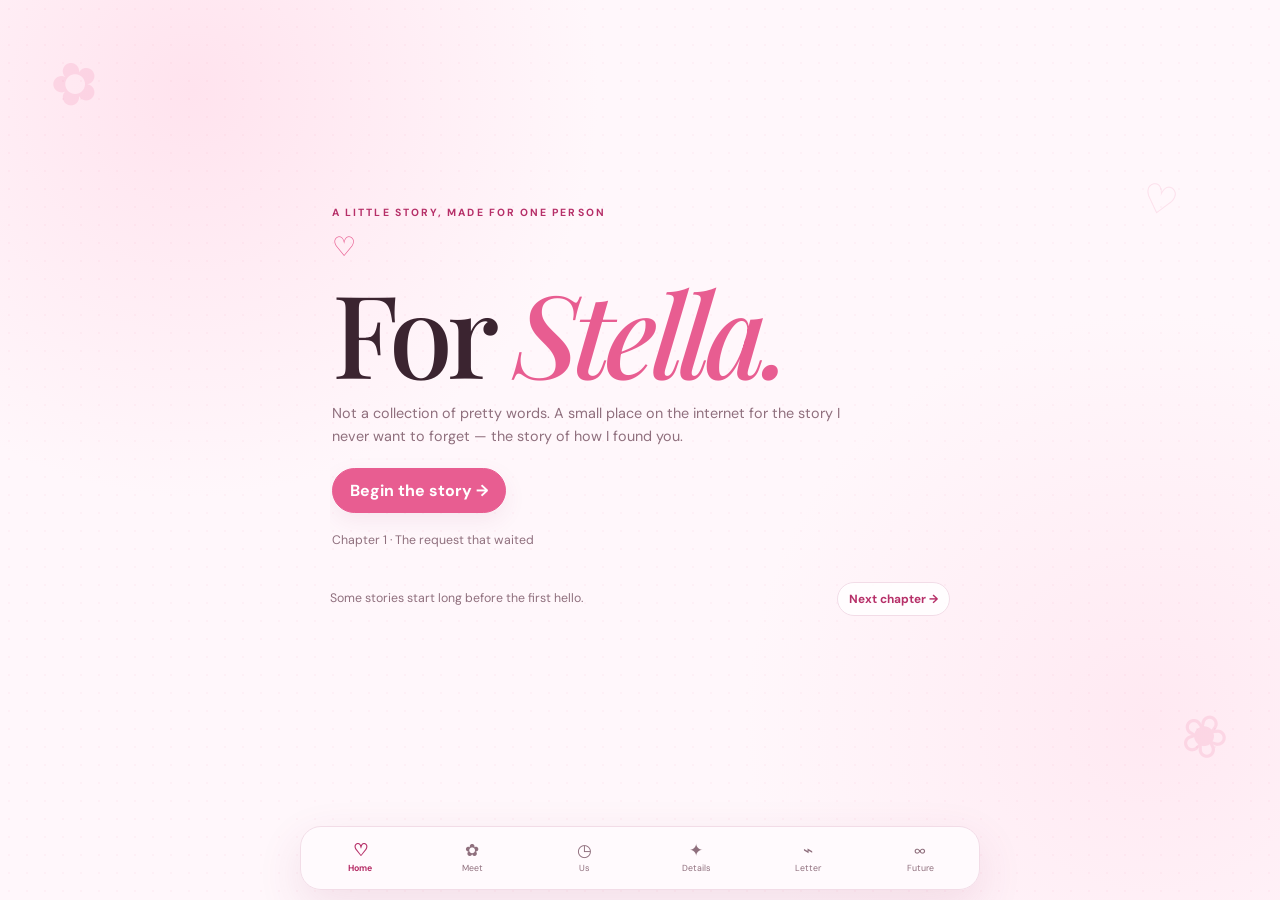
<file: index.html>
<!doctype html><html lang="en"><head><meta charset="utf-8"><meta name="viewport" content="width=device-width,initial-scale=1,viewport-fit=cover"><title>For Stella · A Story Called Stella</title><link rel="preconnect" href="https://fonts.googleapis.com"><link rel="preconnect" href="https://fonts.gstatic.com" crossorigin><link href="https://fonts.googleapis.com/css2?family=DM+Sans:wght@400;500;600;700&family=Playfair+Display:ital,wght@0,500;0,600;1,500;1,600&display=swap" rel="stylesheet"><link rel="stylesheet" href="styles.css"></head><body><main class="screen"><span class="flower f1">✿</span><span class="flower f2">❀</span><span class="flower f3">♡</span><div class="content pop"><div class="eyebrow">A little story, made for one person</div><div class="ornament">♡</div><h1>For <em>Stella.</em></h1><p class="lede">Not a collection of pretty words. A small place on the internet for the story I never want to forget — the story of how I found you.</p><div class="btn-row"><a class="btn primary" href="reasons.html">Begin the story →</a></div><p class="small" style="margin-top:18px">Chapter 1 · The request that waited</p></div><div class="nextbar"><span class="small">Some stories start long before the first hello.</span><a href="reasons.html" data-next>Next chapter →</a></div><nav class="app-nav"><a class="active" href="index.html"><span class="icon">♡</span>Home</a><a href="reasons.html"><span class="icon">✿</span>Meet</a><a href="story.html"><span class="icon">◷</span>Us</a><a href="memories.html"><span class="icon">✦</span>Details</a><a href="letter.html"><span class="icon">⌁</span>Letter</a><a href="future.html"><span class="icon">∞</span>Future</a></nav></main><script src="script.js"></script></body></html>
</file>
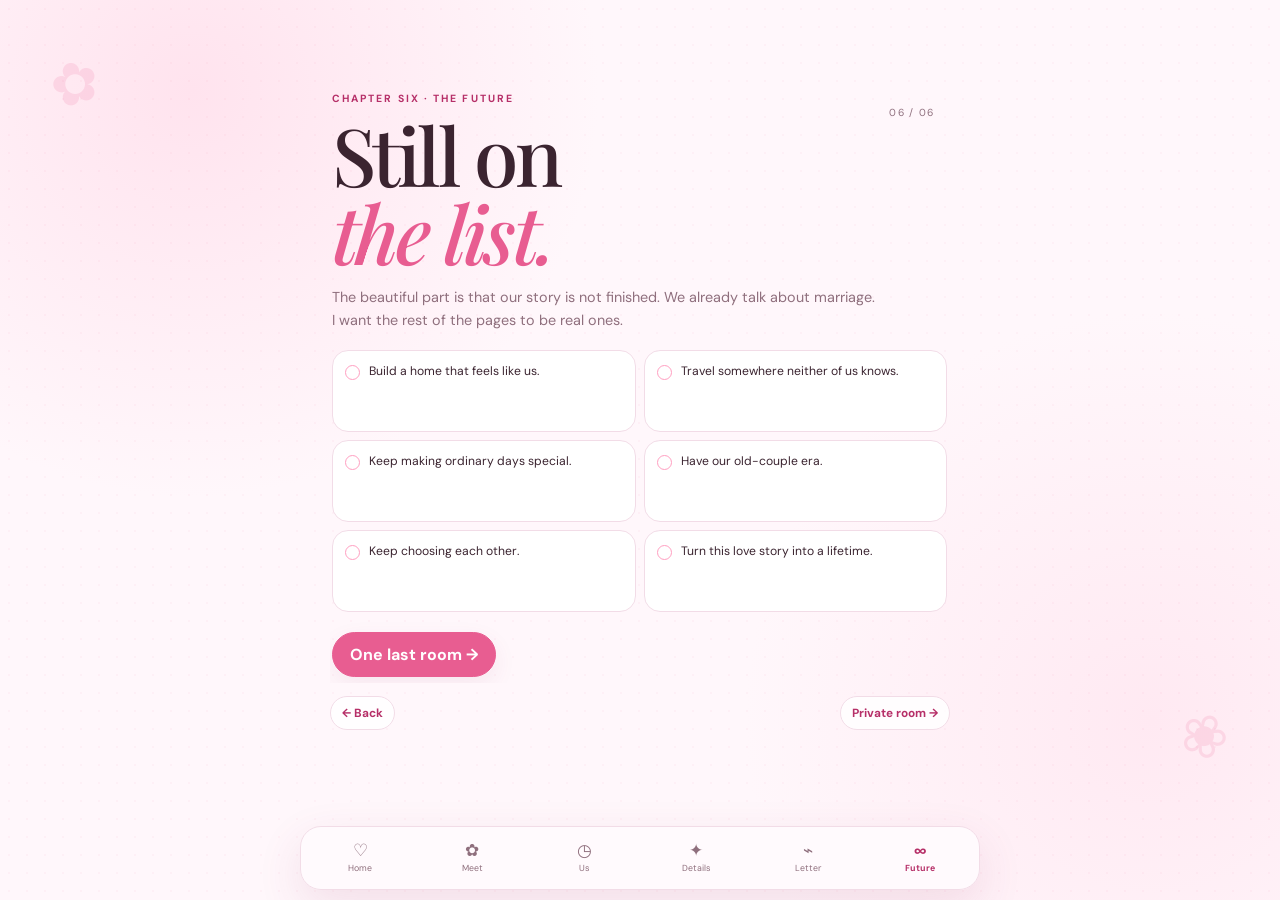
<file: future.html>
<!doctype html><html lang="en"><head><meta charset="utf-8"><meta name="viewport" content="width=device-width,initial-scale=1,viewport-fit=cover"><title>Our Future · Stella</title><link rel="preconnect" href="https://fonts.googleapis.com"><link rel="preconnect" href="https://fonts.gstatic.com" crossorigin><link href="https://fonts.googleapis.com/css2?family=DM+Sans:wght@400;500;600&family=Playfair+Display:ital,wght@0,500;0,600;1,500;1,600&display=swap" rel="stylesheet"><link rel="stylesheet" href="styles.css"></head><body><main class="screen"><span class="flower f1">✿</span><span class="flower f2">❀</span><div class="content fade"><div class="counter">06 / 06</div><div class="eyebrow">Chapter six · The future</div><h2>Still on<br><em>the list.</em></h2><p class="lede">The beautiful part is that our story is not finished. We already talk about marriage. I want the rest of the pages to be real ones.</p><div class="future-grid"><div class="future"><i class="check"></i><span>Build a home that feels like us.</span></div><div class="future"><i class="check"></i><span>Travel somewhere neither of us knows.</span></div><div class="future"><i class="check"></i><span>Keep making ordinary days special.</span></div><div class="future"><i class="check"></i><span>Have our old-couple era.</span></div><div class="future"><i class="check"></i><span>Keep choosing each other.</span></div><div class="future"><i class="check"></i><span>Turn this love story into a lifetime.</span></div></div><div class="btn-row"><a class="btn primary" href="secret.html">One last room →</a></div></div><div class="nextbar"><a href="letter.html">← Back</a><a href="secret.html">Private room →</a></div><nav class="app-nav"><a href="index.html"><span class="icon">♡</span>Home</a><a href="reasons.html"><span class="icon">✿</span>Meet</a><a href="story.html"><span class="icon">◷</span>Us</a><a href="memories.html"><span class="icon">✦</span>Details</a><a href="letter.html"><span class="icon">⌁</span>Letter</a><a class="active" href="future.html"><span class="icon">∞</span>Future</a></nav></main><script src="script.js"></script></body></html>
</file>
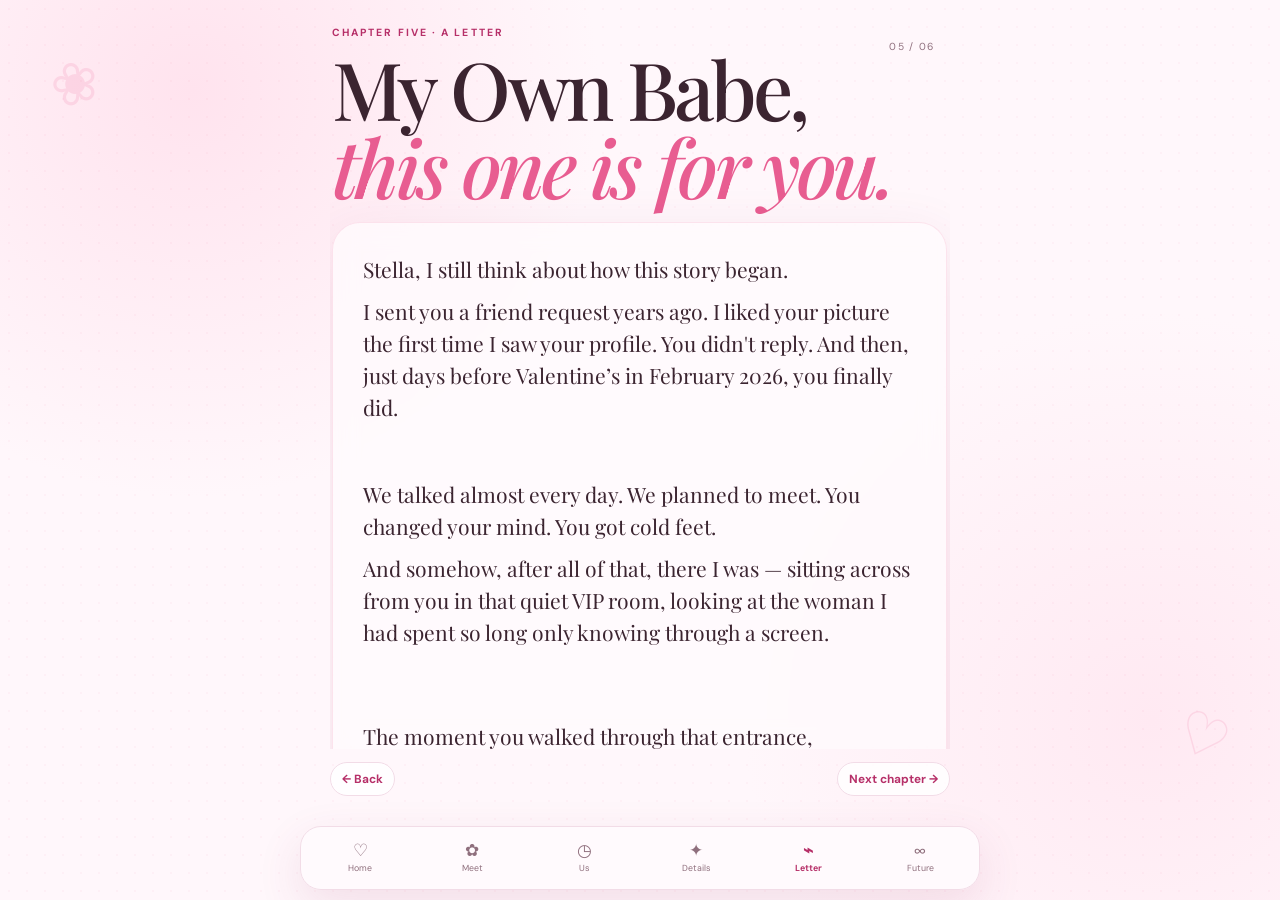
<file: letter.html>
<!doctype html><html lang="en"><head><meta charset="utf-8"><meta name="viewport" content="width=device-width,initial-scale=1,viewport-fit=cover"><title>A Letter to Stella</title><link rel="preconnect" href="https://fonts.googleapis.com"><link rel="preconnect" href="https://fonts.gstatic.com" crossorigin><link href="https://fonts.googleapis.com/css2?family=DM+Sans:wght@400;500;600&family=Playfair+Display:ital,wght@0,500;0,600;1,500&display=swap" rel="stylesheet"><link rel="stylesheet" href="styles.css"><style>.deck{margin-top:16px}.deck-card{display:none}.deck-card.active{display:block;animation:deckIn .35s ease both}.letter-page{min-height:210px;display:flex;flex-direction:column;justify-content:center}.letter-page p{margin-bottom:10px}.deck-dots{display:flex;justify-content:center;gap:6px;margin:10px 0}.deck-dot{width:6px;height:6px;border-radius:50%;background:#efc8d8}.deck-dot.active{background:var(--pink)}.deck-actions{display:flex;justify-content:space-between;align-items:center;gap:10px}.deck-actions button{min-height:42px;padding:9px 14px;border-radius:999px;border:1px solid var(--line);background:#fff;color:var(--ink);font-weight:700}.deck-actions .forward{background:var(--pink);color:#fff;border-color:var(--pink)}@keyframes deckIn{from{opacity:0;transform:translateY(7px)}to{opacity:1;transform:none}}@media(max-height:680px){.deck{margin-top:11px}.letter-page{min-height:180px}.deck-dots{margin:7px 0}.deck-actions button{min-height:38px;padding:8px 12px;font-size:.74rem}}</style></head><body><main class="screen"><span class="flower f1">❀</span><span class="flower f2">♡</span><div class="content fade"><div class="counter">05 / 06</div><div class="eyebrow">Chapter five · A letter</div><h2>My Own Babe,<br><em>this one is for you.</em></h2><div class="paper deck letter" data-deck><div class="deck-card active letter-page"><p>Stella, I still think about how this story began.</p><p>I sent you a friend request years ago. I liked your picture the first time I saw your profile. You didn't reply. And then, just days before Valentine’s in February 2026, you finally did.</p></div><div class="deck-card letter-page"><p>We talked almost every day. We planned to meet. You changed your mind. You got cold feet.</p><p>And somehow, after all of that, there I was — sitting across from you in that quiet VIP room, looking at the woman I had spent so long only knowing through a screen.</p></div><div class="deck-card letter-page"><p>The moment you walked through that entrance, something inside me went quiet.</p><p>I looked at you and felt like my search was over.</p></div><div class="deck-card letter-page"><p>I know life will not always be easy. But I know what I want: to keep choosing you, to keep building with you, and to keep making room for you in every version of the future I imagine.</p></div><div class="deck-card letter-page"><p>When you call me <strong>“My Mr Marvis,”</strong> I hear more than a nickname. I hear a promise of the life I hope we are building.</p><p>And when I call you <strong>“My Own Babe,”</strong> I mean it with my whole heart.</p><div class="signature">Forever yours,<br>My Mr Marvis ♡</div></div><div class="deck-dots" aria-label="Letter progress"></div><div class="deck-actions"><button type="button" data-deck-prev>← Previous</button><button type="button" class="forward" data-deck-next>Next page →</button></div></div></div><div class="nextbar"><a href="memories.html">← Back</a><a href="future.html">Next chapter →</a></div><nav class="app-nav"><a href="index.html"><span class="icon">♡</span>Home</a><a href="reasons.html"><span class="icon">✿</span>Meet</a><a href="story.html"><span class="icon">◷</span>Us</a><a href="memories.html"><span class="icon">✦</span>Details</a><a class="active" href="letter.html"><span class="icon">⌁</span>Letter</a><a href="future.html"><span class="icon">∞</span>Future</a></nav></main><script src="script.js"></script></body></html>
</file>
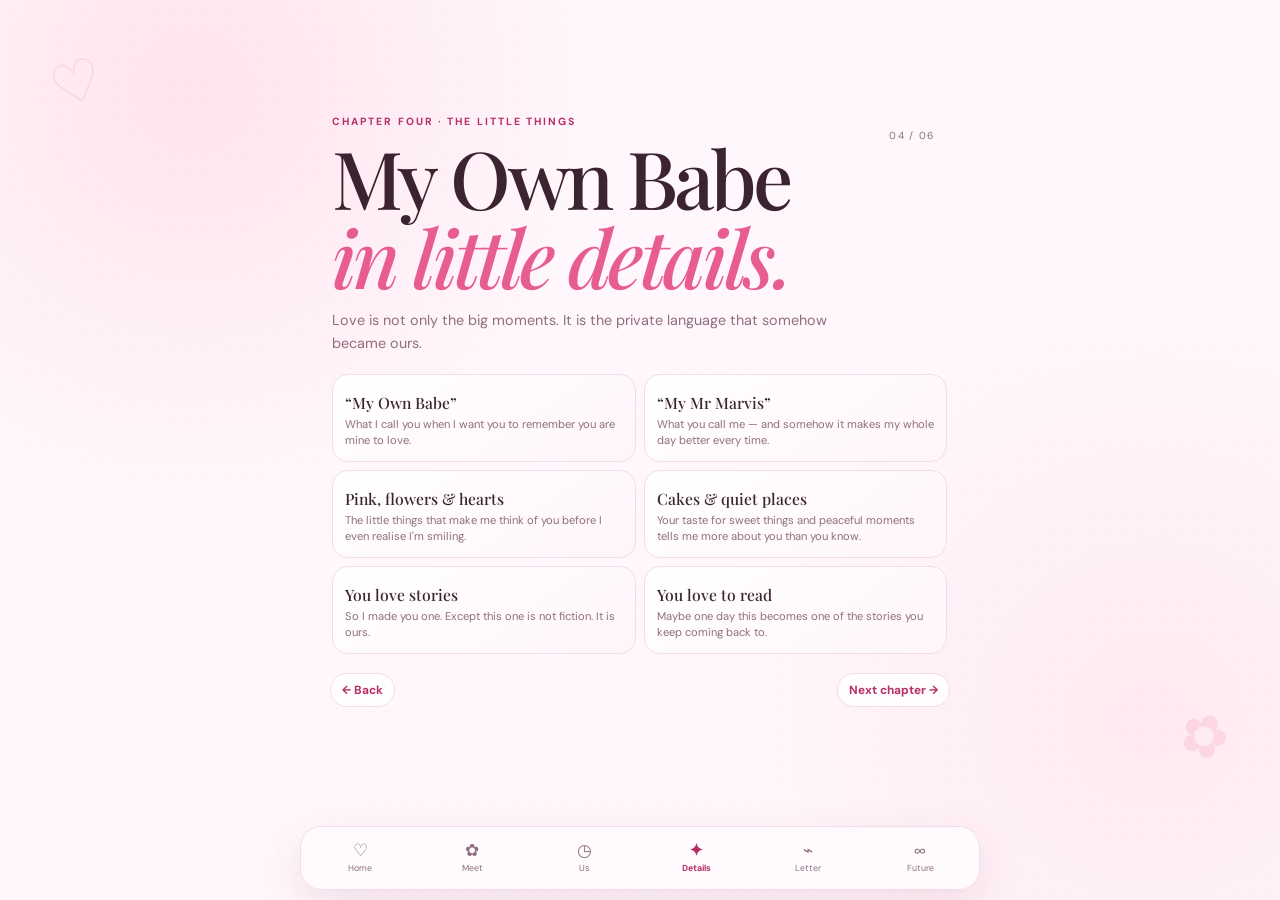
<file: memories.html>
<!doctype html><html lang="en"><head><meta charset="utf-8"><meta name="viewport" content="width=device-width,initial-scale=1,viewport-fit=cover"><title>Little Things · Stella</title><link rel="preconnect" href="https://fonts.googleapis.com"><link rel="preconnect" href="https://fonts.gstatic.com" crossorigin><link href="https://fonts.googleapis.com/css2?family=DM+Sans:wght@400;500;600&family=Playfair+Display:ital,wght@0,500;0,600;1,500;1,600&display=swap" rel="stylesheet"><link rel="stylesheet" href="styles.css"></head><body><main class="screen"><span class="flower f1">♡</span><span class="flower f2">✿</span><div class="content fade"><div class="counter">04 / 06</div><div class="eyebrow">Chapter four · The little things</div><h2>My Own Babe<br><em>in little details.</em></h2><p class="lede">Love is not only the big moments. It is the private language that somehow became ours.</p><div class="memory-grid"><div class="memory"><b>“My Own Babe”</b><span>What I call you when I want you to remember you are mine to love.</span></div><div class="memory"><b>“My Mr Marvis”</b><span>What you call me — and somehow it makes my whole day better every time.</span></div><div class="memory"><b>Pink, flowers & hearts</b><span>The little things that make me think of you before I even realise I'm smiling.</span></div><div class="memory"><b>Cakes & quiet places</b><span>Your taste for sweet things and peaceful moments tells me more about you than you know.</span></div><div class="memory"><b>You love stories</b><span>So I made you one. Except this one is not fiction. It is ours.</span></div><div class="memory"><b>You love to read</b><span>Maybe one day this becomes one of the stories you keep coming back to.</span></div></div></div><div class="nextbar"><a href="story.html">← Back</a><a href="letter.html">Next chapter →</a></div><nav class="app-nav"><a href="index.html"><span class="icon">♡</span>Home</a><a href="reasons.html"><span class="icon">✿</span>Meet</a><a href="story.html"><span class="icon">◷</span>Us</a><a class="active" href="memories.html"><span class="icon">✦</span>Details</a><a href="letter.html"><span class="icon">⌁</span>Letter</a><a href="future.html"><span class="icon">∞</span>Future</a></nav></main><script src="script.js"></script></body></html>
</file>
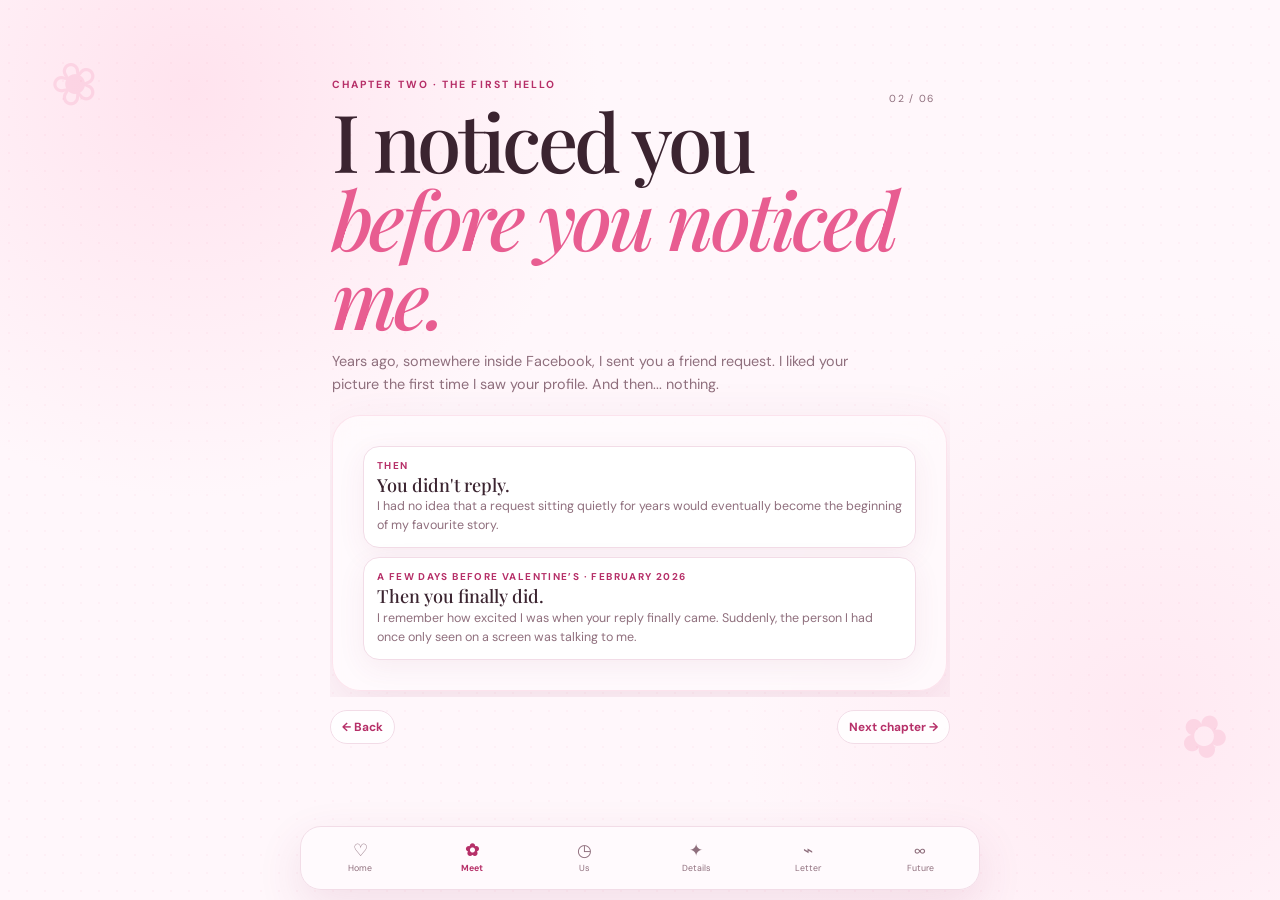
<file: reasons.html>
<!doctype html><html lang="en"><head><meta charset="utf-8"><meta name="viewport" content="width=device-width,initial-scale=1,viewport-fit=cover"><title>The First Hello · Stella</title><link rel="preconnect" href="https://fonts.googleapis.com"><link rel="preconnect" href="https://fonts.gstatic.com" crossorigin><link href="https://fonts.googleapis.com/css2?family=DM+Sans:wght@400;500;600&family=Playfair+Display:ital,wght@0,500;0,600;1,500;1,600&display=swap" rel="stylesheet"><link rel="stylesheet" href="styles.css"></head><body><main class="screen"><span class="flower f1">❀</span><span class="flower f2">✿</span><div class="content fade"><div class="counter">02 / 06</div><div class="eyebrow">Chapter two · The first hello</div><h2 style="margin-top:10px">I noticed you<br><em>before you noticed me.</em></h2><p class="lede">Years ago, somewhere inside Facebook, I sent you a friend request. I liked your picture the first time I saw your profile. And then... nothing.</p><div class="paper story-card"><div class="event"><div class="date">Then</div><h3>You didn't reply.</h3><p>I had no idea that a request sitting quietly for years would eventually become the beginning of my favourite story.</p></div><div class="event"><div class="date">A few days before Valentine’s · February 2026</div><h3>Then you finally did.</h3><p>I remember how excited I was when your reply finally came. Suddenly, the person I had once only seen on a screen was talking to me.</p></div></div></div><div class="nextbar"><a href="index.html">← Back</a><a href="story.html">Next chapter →</a></div><nav class="app-nav"><a href="index.html"><span class="icon">♡</span>Home</a><a class="active" href="reasons.html"><span class="icon">✿</span>Meet</a><a href="story.html"><span class="icon">◷</span>Us</a><a href="memories.html"><span class="icon">✦</span>Details</a><a href="letter.html"><span class="icon">⌁</span>Letter</a><a href="future.html"><span class="icon">∞</span>Future</a></nav></main><script src="script.js"></script></body></html>
</file>
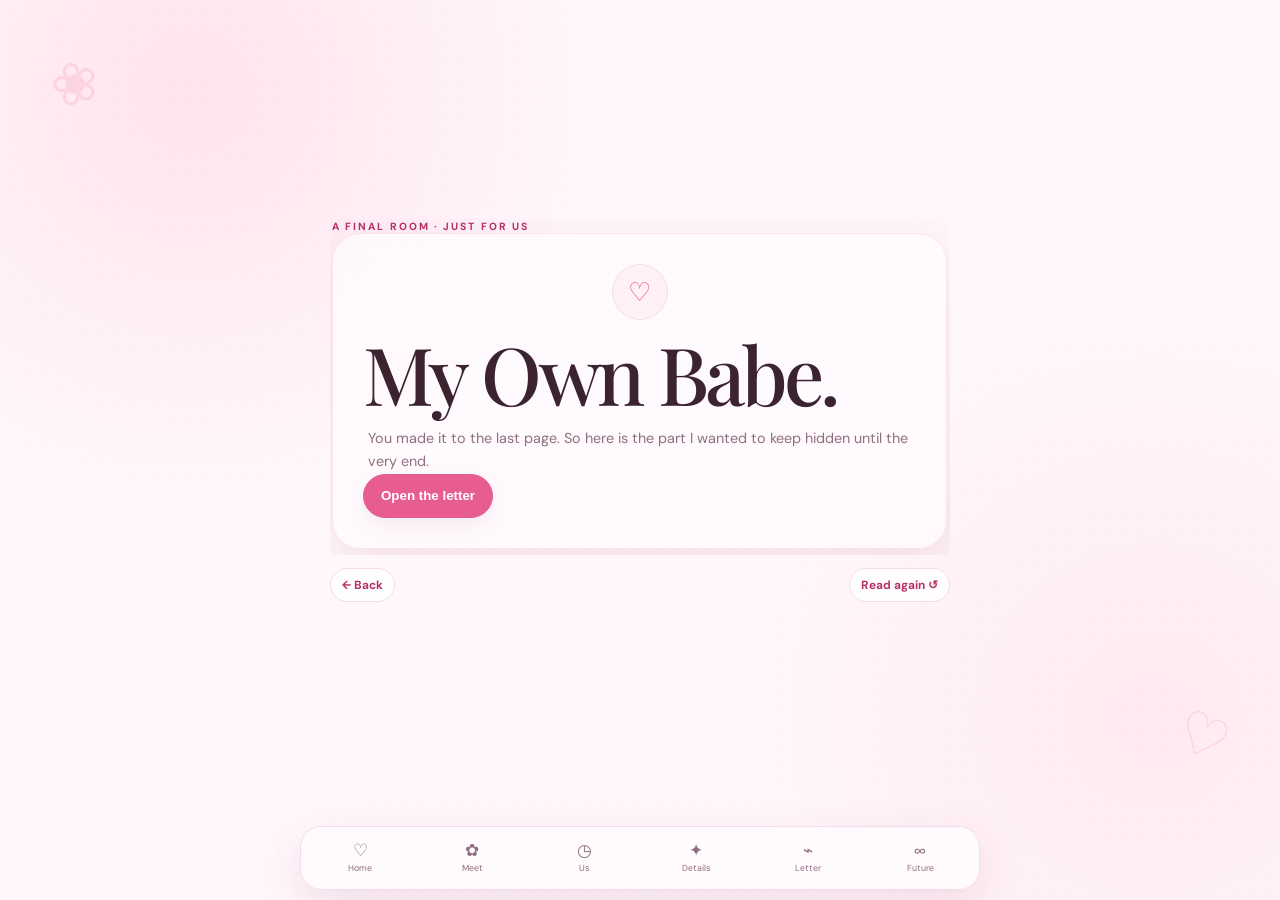
<file: secret.html>
<!doctype html><html lang="en"><head><meta charset="utf-8"><meta name="viewport" content="width=device-width,initial-scale=1,viewport-fit=cover"><title>For My Own Babe · Stella</title><link rel="preconnect" href="https://fonts.googleapis.com"><link rel="preconnect" href="https://fonts.gstatic.com" crossorigin><link href="https://fonts.googleapis.com/css2?family=DM+Sans:wght@400;500;600;700&family=Playfair+Display:ital,wght@0,500;0,600;1,500;1,600&display=swap" rel="stylesheet"><link rel="stylesheet" href="styles.css"></head><body><main class="screen"><span class="flower f1">❀</span><span class="flower f2">♡</span><div class="content fade"><div class="eyebrow">A final room · just for us</div><div class="paper secret-box"><div class="lock">♡</div><h2>My Own Babe.</h2><p class="lede" style="margin-inline:auto">You made it to the last page. So here is the part I wanted to keep hidden until the very end.</p><button class="btn primary" data-unlock>Open the letter</button><div class="hidden-note" data-note><p>Stella, one day I want this little website to become an old relic — something we look back at after years of marriage and laugh about.</p><p>I want the Facebook friend request, the waiting, the nervous plans, that quiet VIP room, the shy rice and snacks, the walk while we waited for a bike — all of it to become the beginning of a much bigger story.</p><p>You call me <strong>“My Mr Marvis.”</strong> I call you <strong>“My Own Babe.”</strong> And somewhere between those two names, I found the woman I want beside me for the rest of my life.</p><p class="quote">My search ended when I met you.<br><em>My life is where our story goes next.</em></p><div class="signature">Love,<br>My Mr Marvis ♡</div></div></div></div><div class="nextbar"><a href="future.html">← Back</a><a href="index.html">Read again ↺</a></div><nav class="app-nav"><a href="index.html"><span class="icon">♡</span>Home</a><a href="reasons.html"><span class="icon">✿</span>Meet</a><a href="story.html"><span class="icon">◷</span>Us</a><a href="memories.html"><span class="icon">✦</span>Details</a><a href="letter.html"><span class="icon">⌁</span>Letter</a><a href="future.html"><span class="icon">∞</span>Future</a></nav></main><script src="script.js"></script></body></html>
</file>
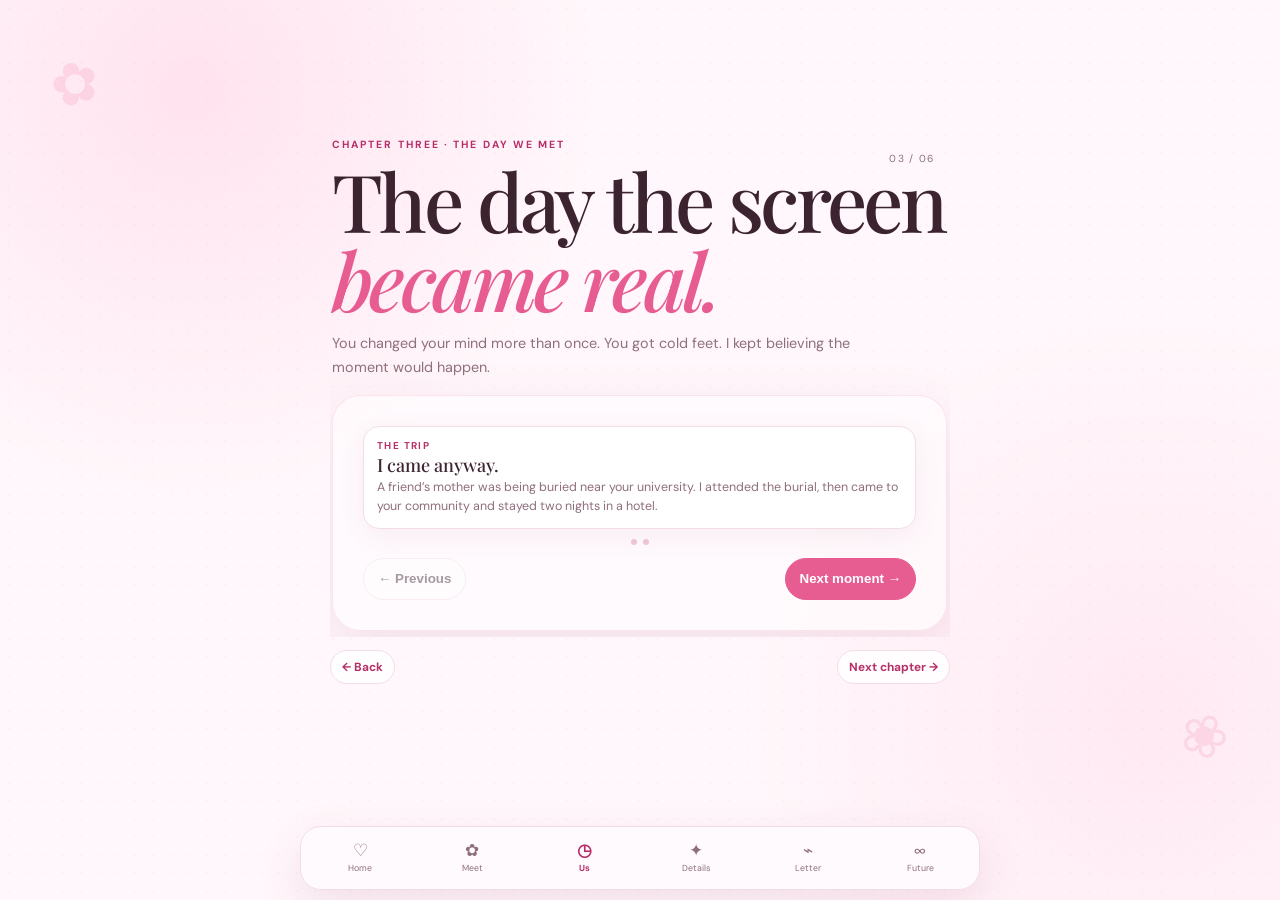
<file: story.html>
<!doctype html><html lang="en"><head><meta charset="utf-8"><meta name="viewport" content="width=device-width,initial-scale=1,viewport-fit=cover"><title>The Day We Met · Stella</title><link rel="preconnect" href="https://fonts.googleapis.com"><link rel="preconnect" href="https://fonts.gstatic.com" crossorigin><link href="https://fonts.googleapis.com/css2?family=DM+Sans:wght@400;500;600&family=Playfair+Display:ital,wght@0,500;0,600;1,500&display=swap" rel="stylesheet"><link rel="stylesheet" href="styles.css"><style>.deck{margin-top:16px}.deck-card{display:none}.deck-card.active{display:block;animation:deckIn .35s ease both}.deck-card .event{margin:0}.deck-dots{display:flex;justify-content:center;gap:6px;margin:10px 0}.deck-dot{width:6px;height:6px;border-radius:50%;background:#efc8d8}.deck-dot.active{background:var(--pink)}.deck-actions{display:flex;justify-content:space-between;align-items:center;gap:10px}.deck-actions button{min-height:42px;padding:9px 14px;border-radius:999px;border:1px solid var(--line);background:#fff;color:var(--ink);font-weight:700}.deck-actions .forward{background:var(--pink);color:#fff;border-color:var(--pink)}@keyframes deckIn{from{opacity:0;transform:translateY(7px)}to{opacity:1;transform:none}}@media(max-height:680px){.deck{margin-top:11px}.deck-dots{margin:7px 0}.deck-actions button{min-height:38px;padding:8px 12px;font-size:.74rem}}</style></head><body><main class="screen"><span class="flower f1">✿</span><span class="flower f2">❀</span><div class="content fade"><div class="counter">03 / 06</div><div class="eyebrow">Chapter three · The day we met</div><h2>The day the screen<br><em>became real.</em></h2><p class="lede">You changed your mind more than once. You got cold feet. I kept believing the moment would happen.</p><div class="paper deck" data-deck><div class="deck-card active"><div class="event"><div class="date">The trip</div><h3>I came anyway.</h3><p>A friend’s mother was being buried near your university. I attended the burial, then came to your community and stayed two nights in a hotel.</p></div></div><div class="deck-card"><div class="event"><div class="date">That morning</div><h3>I went looking for the right place.</h3><p>You wanted somewhere quiet and private. I spent the early hours scouting until I found an eatery close to the hotel with a little room marked <strong>VIP</strong>.</p></div></div><div class="deck-card"><div class="event"><div class="date">Then you walked in</div><h3>Everything else disappeared.</h3><p>The moment I saw you walking toward the entrance, I was dazzled. It felt like the whole world froze and nothing else mattered for a while.</p></div></div><div class="deck-card"><div class="event"><div class="date">Our first date</div><h3>Two shy people. One table.</h3><p>I ordered snacks and rice for us. We were both too shy to eat. But somehow, that little VIP room became one of my favourite memories.</p></div></div><div class="deck-dots" aria-label="Story progress"></div><div class="deck-actions"><button type="button" data-deck-prev>← Previous</button><button type="button" class="forward" data-deck-next>Next moment →</button></div></div></div><div class="nextbar"><a href="reasons.html">← Back</a><a href="memories.html">Next chapter →</a></div><nav class="app-nav"><a href="index.html"><span class="icon">♡</span>Home</a><a href="reasons.html"><span class="icon">✿</span>Meet</a><a class="active" href="story.html"><span class="icon">◷</span>Us</a><a href="memories.html"><span class="icon">✦</span>Details</a><a href="letter.html"><span class="icon">⌁</span>Letter</a><a href="future.html"><span class="icon">∞</span>Future</a></nav></main><script src="script.js"></script></body></html>
</file>
<file: styles.css>
:root{--bg:#fff7fb;--paper:#fffafd;--pink:#e85d91;--pink2:#ff9fc1;--rose:#b62f68;--ink:#3b2430;--muted:#8f6f7d;--line:#f2dce7;--white:#fff;--shadow:0 18px 55px rgba(156,52,99,.12);--serif:'Playfair Display',Georgia,serif;--sans:'DM Sans',Arial,sans-serif}*{box-sizing:border-box}html,body{margin:0;width:100%;height:100%;overflow:hidden}body{font-family:var(--sans);background:radial-gradient(circle at 15% 10%,#ffe3ee 0,transparent 30%),radial-gradient(circle at 90% 80%,#ffe9f2 0,transparent 30%),var(--bg);color:var(--ink)}body:before{content:"";position:fixed;inset:0;pointer-events:none;opacity:.3;background-image:radial-gradient(rgba(232,93,145,.14) 1px,transparent 1px);background-size:18px 18px}.screen{height:100dvh;min-height:0;padding:24px 20px calc(94px + env(safe-area-inset-bottom));display:flex;flex-direction:column;justify-content:center;align-items:center;position:relative;overflow:hidden}.content{width:min(100%,620px);max-height:calc(100dvh - 126px - env(safe-area-inset-bottom));position:relative;z-index:2;min-height:0;overflow-y:auto;overflow-x:hidden;overscroll-behavior:contain;-webkit-overflow-scrolling:touch;padding:2px 3px 6px 2px;scrollbar-width:thin;scrollbar-color:rgba(232,93,145,.35) transparent}.content::-webkit-scrollbar{width:4px}.content::-webkit-scrollbar-track{background:transparent}.content::-webkit-scrollbar-thumb{background:rgba(232,93,145,.28);border-radius:999px}.paper{width:100%;background:rgba(255,250,253,.82);border:1px solid rgba(232,93,145,.14);box-shadow:var(--shadow);border-radius:28px;padding:22px 20px;backdrop-filter:blur(12px);position:relative}.eyebrow{font-size:.65rem;letter-spacing:.2em;text-transform:uppercase;color:var(--rose);font-weight:700}.counter{position:absolute;top:16px;right:16px;font-size:.64rem;letter-spacing:.12em;color:var(--muted)}h1,h2,h3{font-family:var(--serif);font-weight:500;line-height:.98;margin:0}h1{font-size:clamp(3rem,13vw,7.2rem);letter-spacing:-.05em}h1 em,h2 em{font-style:italic;color:var(--pink)}h2{font-size:clamp(2.25rem,9vw,5rem);letter-spacing:-.045em;margin-top:10px}.lede{font-size:.9rem;line-height:1.62;color:var(--muted);max-width:34rem;margin:14px 0 0}.small{font-size:.77rem;color:var(--muted);line-height:1.55}.quote{font-family:var(--serif);font-size:clamp(1.08rem,4vw,1.55rem);line-height:1.48;color:var(--ink)}.ornament{color:var(--pink);font-size:1.7rem;line-height:1;margin:14px 0}.heart{color:var(--pink);font-size:1.2rem}.flower{position:absolute;color:rgba(232,93,145,.15);font-size:58px;line-height:1;pointer-events:none}.f1{top:6%;left:4%;transform:rotate(-18deg)}.f2{bottom:15%;right:4%;transform:rotate(24deg)}.f3{top:20%;right:8%;font-size:40px;transform:rotate(14deg)}.btn-row{display:flex;gap:9px;margin-top:20px;flex-wrap:wrap}.btn{display:inline-flex;align-items:center;justify-content:center;gap:8px;min-height:44px;padding:11px 17px;border-radius:999px;border:1px solid var(--line);background:var(--white);color:var(--ink);text-decoration:none;font-weight:700;box-shadow:0 8px 22px rgba(156,52,99,.08);touch-action:manipulation}.btn.primary{background:var(--pink);color:#fff;border-color:var(--pink)}.btn:active{transform:scale(.98)}.chapter-list{display:grid;gap:8px;margin-top:18px}.chapter{display:flex;align-items:center;gap:12px;padding:11px 12px;border:1px solid var(--line);border-radius:16px;background:rgba(255,255,255,.72);text-decoration:none;color:var(--ink)}.chapter .num{width:31px;height:31px;border-radius:50%;display:grid;place-items:center;background:#fff0f6;color:var(--rose);font-size:.74rem;font-weight:700;flex:0 0 auto}.chapter strong{font-family:var(--serif);font-size:1rem;font-weight:500}.chapter span{margin-left:auto;color:var(--muted);font-size:.72rem}.story-card{display:grid;gap:9px;margin-top:18px}.event{padding:12px 13px;border-radius:16px;background:#fff;border:1px solid var(--line);box-shadow:0 8px 28px rgba(156,52,99,.07)}.event .date{font-size:.62rem;text-transform:uppercase;letter-spacing:.14em;color:var(--rose);font-weight:700}.event h3{font-size:1.13rem;margin-top:4px}.event p{margin:4px 0 0;font-size:.78rem;line-height:1.52;color:var(--muted)}.memory-grid{display:grid;grid-template-columns:1fr 1fr;gap:8px;margin-top:18px}.memory{min-height:88px;padding:12px;border-radius:16px;background:linear-gradient(145deg,#fff,#fff5fa);border:1px solid var(--line);display:flex;flex-direction:column;justify-content:flex-end}.memory b{font-family:var(--serif);font-size:.98rem;font-weight:500}.memory span{font-size:.7rem;color:var(--muted);margin-top:4px;line-height:1.4}.letter{margin-top:18px}.letter p{font-family:var(--serif);font-size:clamp(.98rem,3.3vw,1.32rem);line-height:1.52;margin:0 0 10px;color:var(--ink)}.signature{font-family:var(--serif);font-size:1.42rem;color:var(--rose);margin-top:15px}.future-grid{display:grid;grid-template-columns:1fr 1fr;gap:8px;margin-top:18px}.future{padding:12px;border-radius:16px;border:1px solid var(--line);background:#fff;min-height:82px;display:flex;gap:9px;align-items:flex-start}.check{width:15px;height:15px;border:1px solid var(--pink2);border-radius:50%;margin-top:2px;flex:0 0 auto}.future span{font-size:.76rem;line-height:1.42}.secret-card{padding:24px 18px;background:rgba(255,250,253,.82);border:1px solid var(--line);border-radius:24px;box-shadow:var(--shadow);text-align:center}.lock{width:56px;height:56px;margin:0 auto 14px;border-radius:50%;display:grid;place-items:center;background:#fff0f6;color:var(--pink);font-size:1.6rem;border:1px solid var(--line)}.hidden-note{display:none;margin-top:18px}.hidden-note.show{display:block}.hidden-note p{font-family:var(--serif);font-size:1.05rem;line-height:1.52}.secret-copy{max-height:0;overflow:hidden;transition:max-height .35s ease}.secret-copy.open{max-height:420px}.ghost{min-height:44px;padding:10px 16px;border-radius:999px;border:1px solid var(--line);background:#fff;color:var(--ink);font-weight:700}.nextbar{display:flex;align-items:center;justify-content:space-between;width:min(100%,620px);margin-top:13px;position:relative;z-index:40;flex:0 0 auto}.nextbar a{text-decoration:none;color:var(--rose);font-size:.74rem;font-weight:700;padding:8px 11px;border-radius:999px;background:rgba(255,255,255,.82);border:1px solid var(--line);touch-action:manipulation}.app-nav{position:fixed;z-index:50;left:10px;right:10px;bottom:calc(10px + env(safe-area-inset-bottom));height:64px;border:1px solid var(--line);background:rgba(255,250,253,.96);backdrop-filter:blur(18px);border-radius:21px;display:grid;grid-template-columns:repeat(6,1fr);box-shadow:0 16px 45px rgba(156,52,99,.12);padding:3px}.app-nav a{min-width:0;display:flex;flex-direction:column;align-items:center;justify-content:center;gap:3px;text-decoration:none;color:var(--muted);font-size:.55rem}.app-nav a.active{color:var(--rose);font-weight:700}.icon{font-size:1.05rem;line-height:1}.fade{animation:fade .6s ease both}.pop{animation:pop .7s cubic-bezier(.2,.8,.2,1) both}.deck{position:relative}.deck-card{display:none}.deck-card.active{display:block;animation:fade .35s ease both}.deck-dots{display:flex;justify-content:center;gap:6px;margin-top:12px}.deck-dot{width:6px;height:6px;border-radius:50%;background:#efc8d8}.deck-dot.active{background:var(--pink)}.deck-actions{display:flex;justify-content:space-between;align-items:center;margin-top:13px;gap:10px}.deck-actions button{min-height:42px;padding:9px 14px;border-radius:999px;border:1px solid var(--line);background:#fff;color:var(--ink);font-weight:700}.deck-actions button:disabled{opacity:.45;cursor:not-allowed}.deck-actions .forward{background:var(--pink);color:#fff;border-color:var(--pink)}.heart-bubble-layer{position:fixed;inset:0;z-index:18;pointer-events:none;overflow:hidden}.heart-bubble{position:absolute;bottom:18px;left:0;width:34px;height:34px;border-radius:50%;display:grid;place-items:center;font-size:15px;color:#fff;background:radial-gradient(circle at 32% 28%,#ffc6da 0 18%,#ff8ab4 44%,#e85d91 72%);box-shadow:0 8px 22px rgba(232,93,145,.26);animation:heartRise var(--dur) cubic-bezier(.2,.75,.25,1) forwards;will-change:transform,opacity}.heart-bubble::after{content:"";position:absolute;inset:-6px;border-radius:50%;border:1px solid rgba(232,93,145,.18);opacity:.7;animation:ring var(--dur) ease-out forwards}.heart-burst{position:absolute;font-size:14px;color:var(--pink);animation:burst 750ms ease-out forwards;will-change:transform,opacity}.heart-burst::before{content:"♡"}.heart-burst:nth-child(3n){color:#ff9fc1}.heart-burst:nth-child(4n){color:#b62f68}@keyframes heartRise{0%{transform:translate3d(0,0,0) scale(.7);opacity:0}8%{opacity:.96;transform:translate3d(0,-8px,0) scale(1)}78%{opacity:.92}100%{transform:translate3d(var(--dx),calc(-1 * var(--dy)),0) scale(.88);opacity:0}}@keyframes ring{0%{transform:scale(.7);opacity:0}20%{opacity:.55}100%{transform:scale(1.35);opacity:0}}@keyframes burst{0%{transform:translate3d(0,0,0) scale(.6) rotate(0deg);opacity:0}15%{opacity:1}100%{transform:translate3d(var(--bx),var(--by),0) scale(.35) rotate(var(--rot));opacity:0}}@media(max-width:390px){.screen{padding-left:15px;padding-right:15px;padding-bottom:88px}.content{max-height:calc(100dvh - 118px - env(safe-area-inset-bottom));padding-right:2px}.paper{padding:18px 16px;border-radius:22px}.flower{font-size:48px}.f3{font-size:34px}.lede{font-size:.82rem;margin-top:11px}.story-card,.memory-grid,.future-grid{margin-top:13px}.event{padding:10px 11px}.event h3{font-size:1.03rem}.event p{font-size:.7rem}.memory{min-height:78px;padding:10px}.memory b{font-size:.9rem}.memory span{font-size:.65rem}.future{min-height:72px;padding:10px}.future span{font-size:.69rem}.nextbar{margin-top:10px}.app-nav{left:6px;right:6px;height:62px}.app-nav a{font-size:.5rem}.icon{font-size:.98rem}.heart-bubble{width:30px;height:30px;font-size:13px;bottom:16px}}@media(max-height:680px){.screen{padding-top:14px}.content{max-height:calc(100dvh - 108px - env(safe-area-inset-bottom))}h1{font-size:clamp(2.75rem,12vw,5.6rem)}h2{font-size:clamp(2rem,8.2vw,4.3rem)}.ornament{margin:8px 0}.btn-row{margin-top:14px}.lede{font-size:.78rem;margin-top:9px}.story-card{margin-top:11px;gap:7px}.event{padding:8px 10px}.event h3{font-size:.98rem}.event p{font-size:.66rem;line-height:1.42}.memory-grid,.future-grid{margin-top:11px;gap:6px}.memory{min-height:72px;padding:9px}.memory span{font-size:.61rem}.future{min-height:68px;padding:9px}.future span{font-size:.65rem}.letter p{font-size:.9rem;line-height:1.42;margin-bottom:7px}.signature{font-size:1.25rem;margin-top:9px}.secret-card{padding:19px 15px}.secret-copy.open{max-height:330px}.nextbar{margin-top:8px}}@media(min-width:800px){.screen{padding-bottom:104px}.app-nav{left:50%;right:auto;transform:translateX(-50%);width:680px}.paper{padding:30px}.content{width:620px;max-height:calc(100dvh - 136px)}.heart-bubble{bottom:24px}}
</file>
